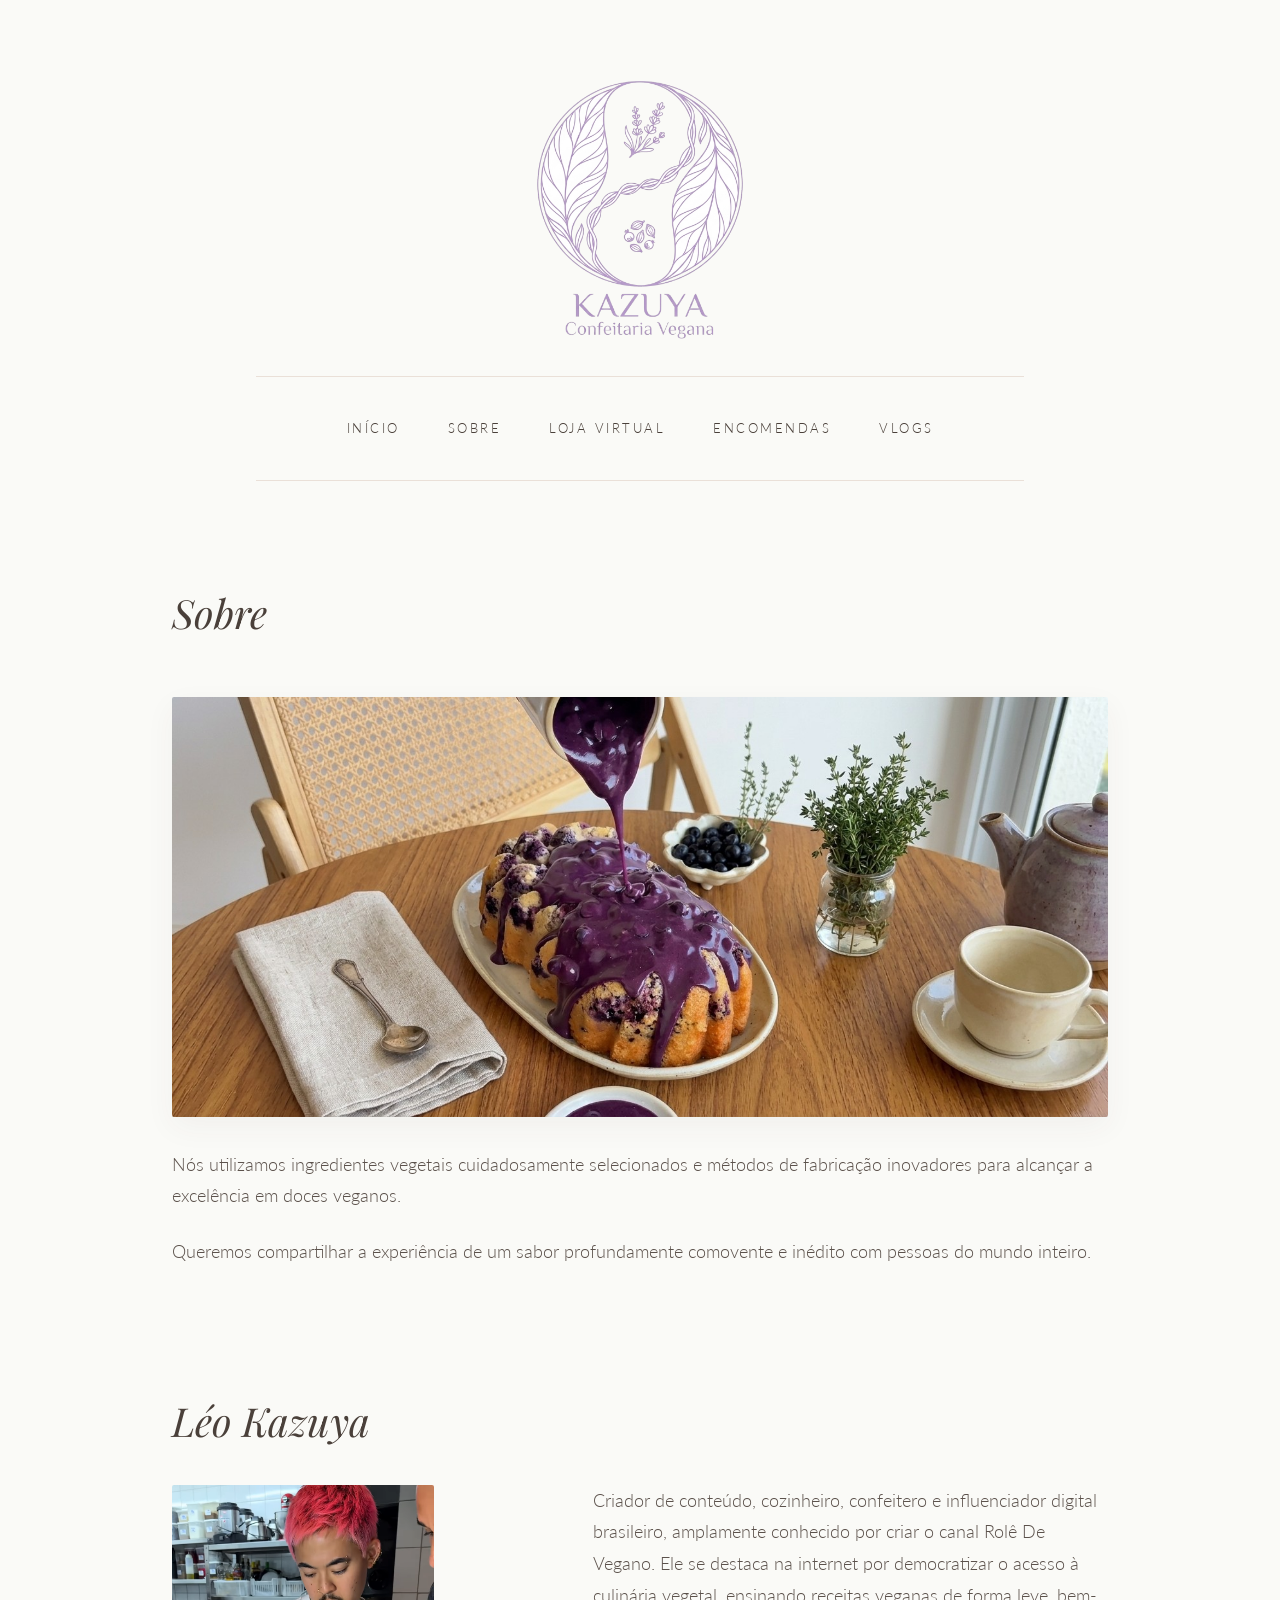
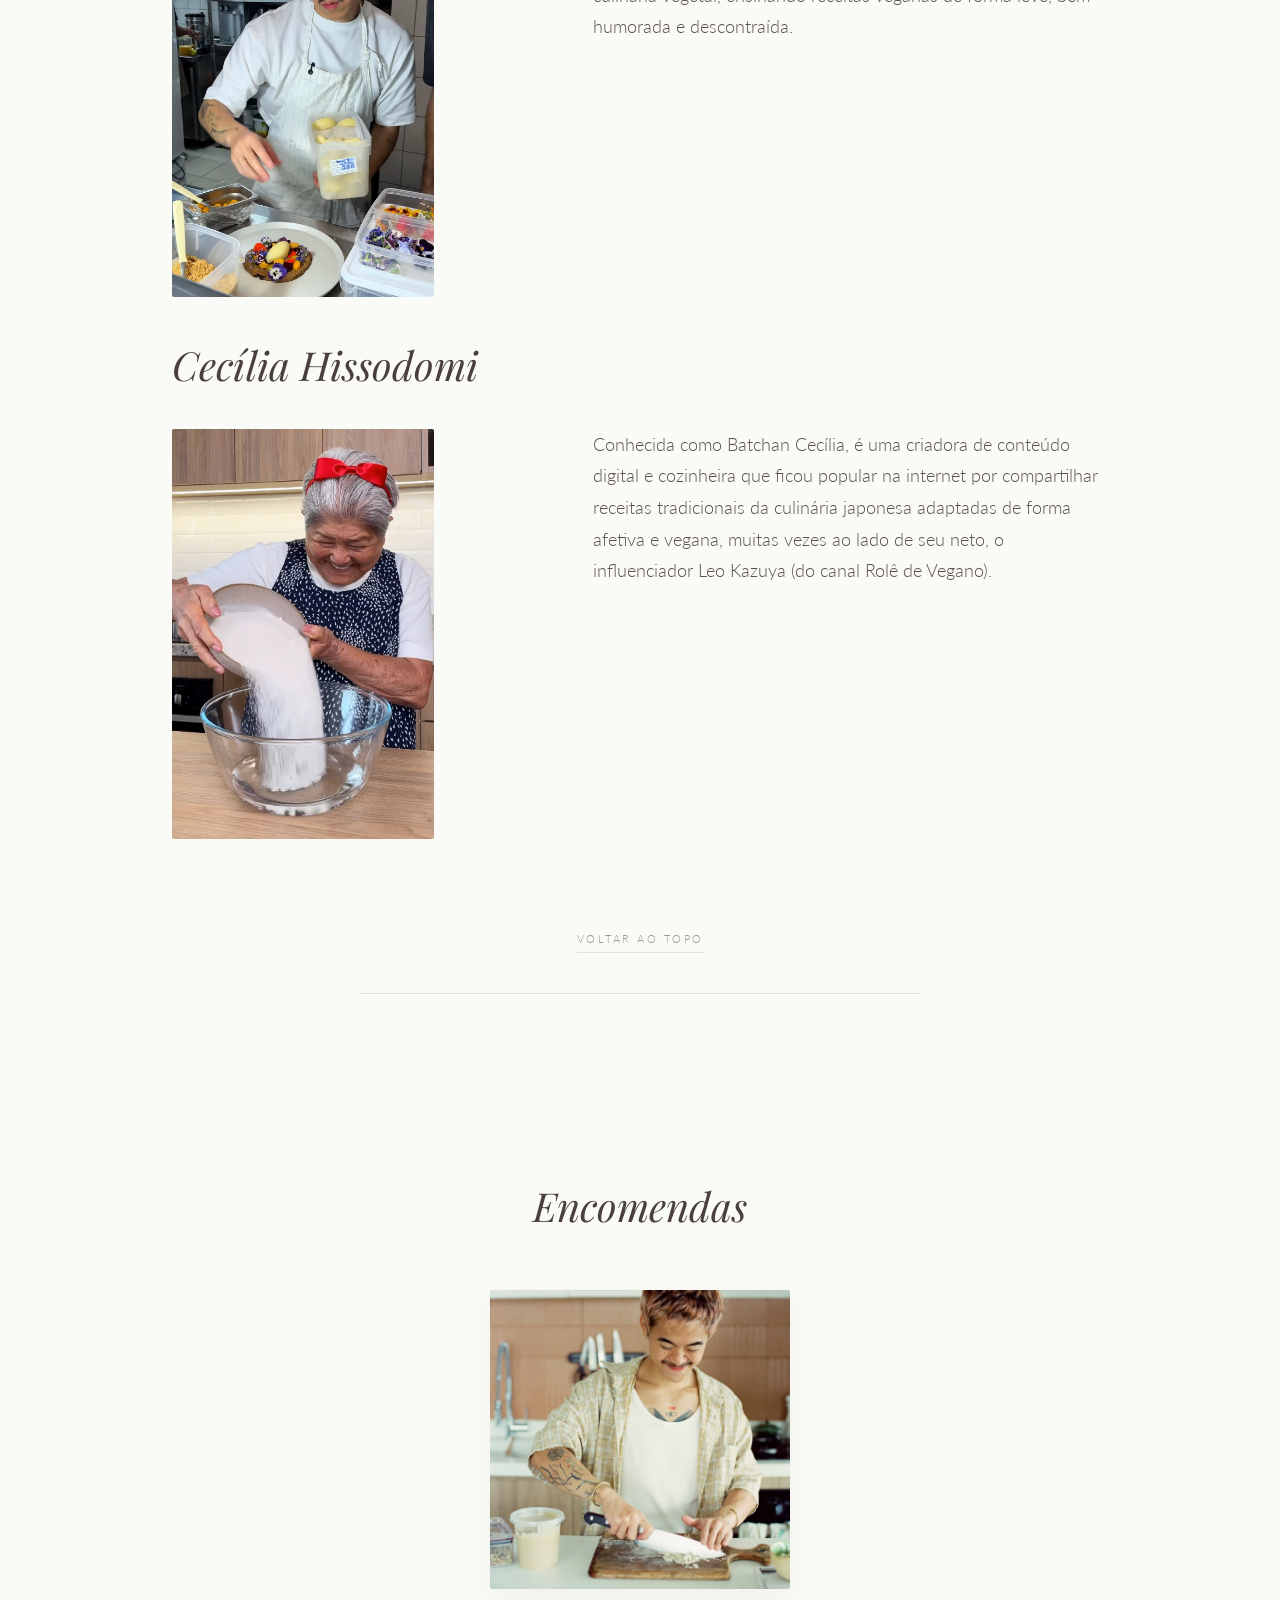
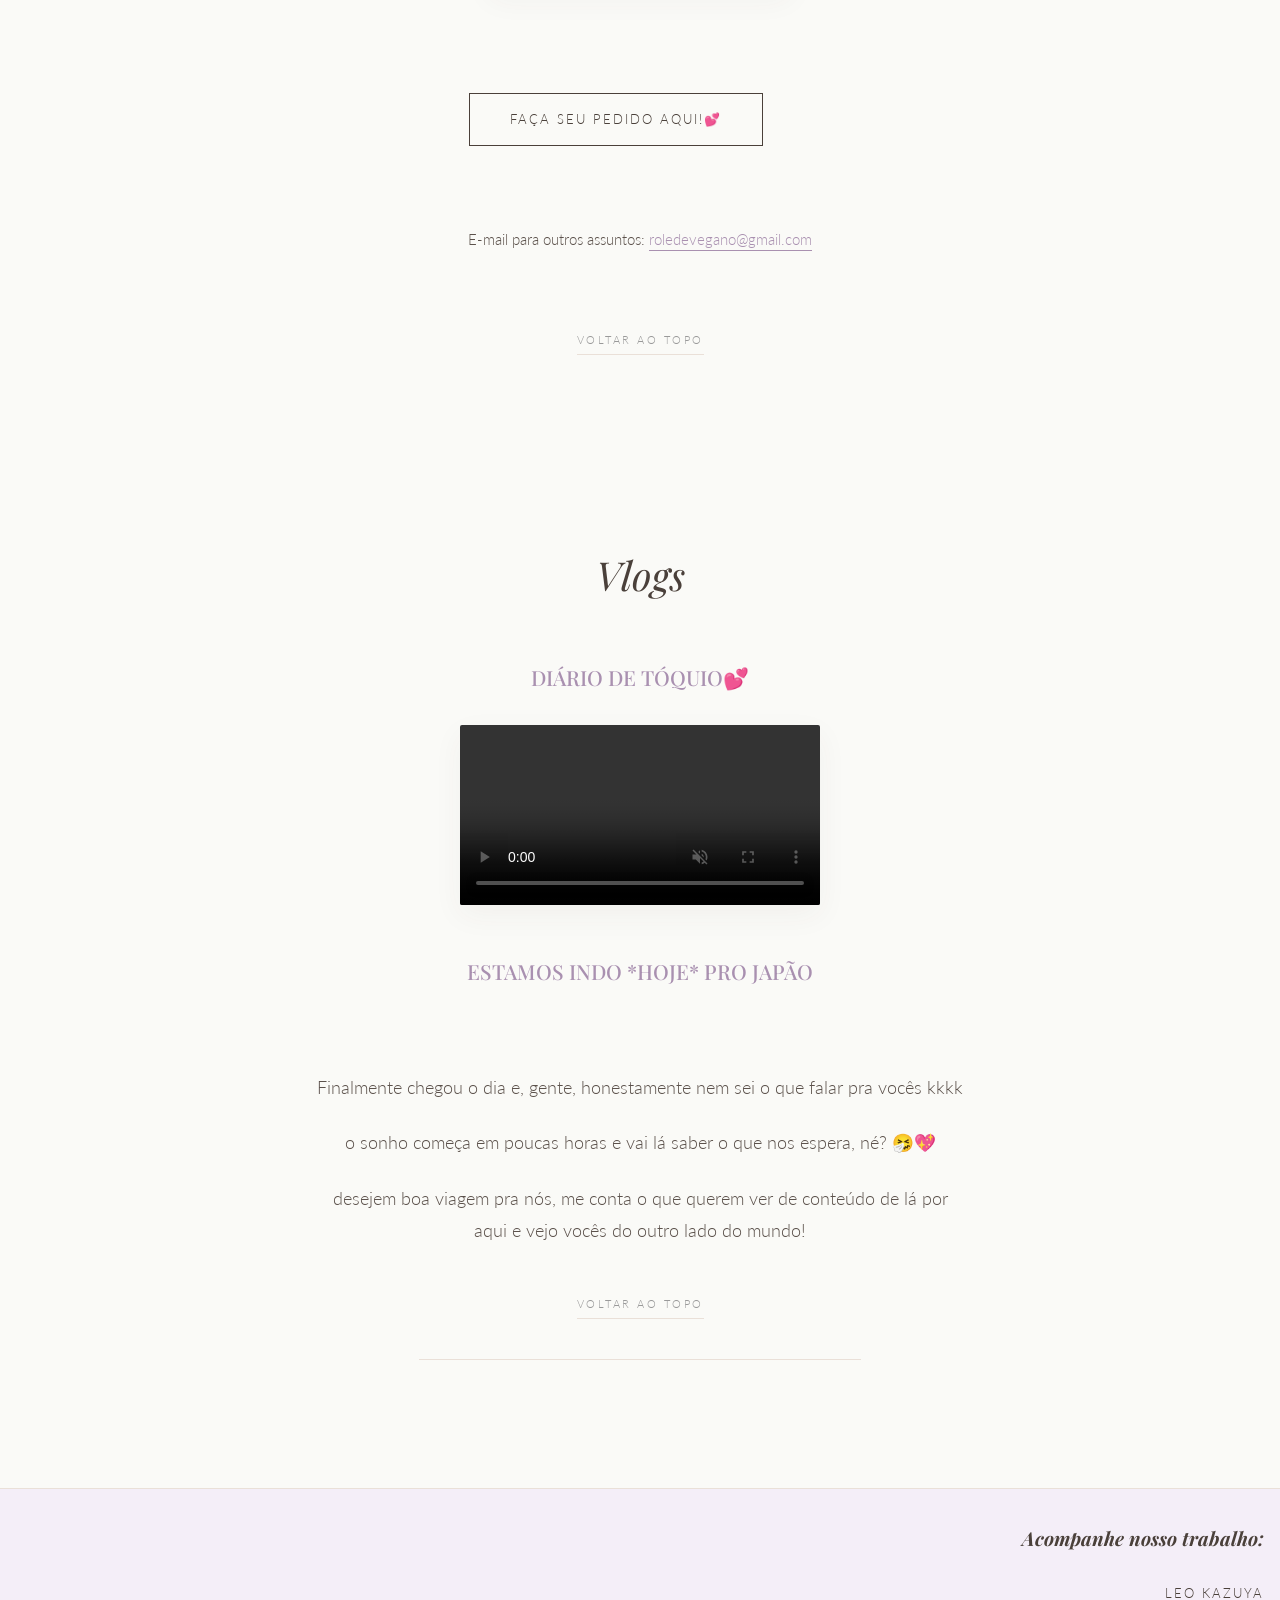
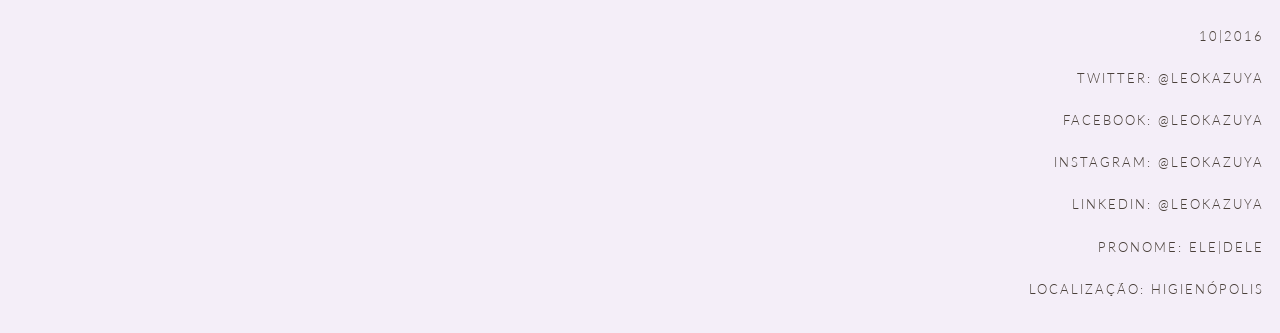
<file: index.html>
<!DOCTYPE html>
<html lang="pt-BR">
	<head>
	<meta charset="utf-8">
	<meta name="viewport" content="width=device-width, initial-scale=1">
	<title>Kazuya confeitaria Vegana</title>
	<link rel="stylesheet" href="Kazuya Confeitaria Vegana-Style.css">
	</head>
	<body id="topo">
	<header>
		<img src="logo.png" alt="Kazuya Confeitaria Vegana" style="float: center; width: 280px;">
	</header><hr>
	<nav>
		<a href="Kazuya Confeitaria Vegana-Início.html">Início</a>
		<a href="#Sobre">Sobre</a>
		<a href="Kazuya Confeitaria Vegana-Loja Virtual.html">Loja Virtual</a>
		<a href="#Encomendas">Encomendas</a>
		<a href="#Vlogs">Vlogs</a>
	</nav><hr>
	<section class="Sobre" id="Sobre">
		<h2>Sobre</h2>
		<img src="bolo calda blueberry.jpg" alt="BOLO DE LIMÃO COM BLUEBERRY" width: 1200px;">
		<p>Nós utilizamos ingredientes vegetais cuidadosamente selecionados e métodos de fabricação inovadores para alcançar a excelência em doces veganos.</p>
		<p>Queremos compartilhar a experiência de um sabor profundamente comovente e inédito com pessoas do mundo inteiro.</p><br>
		
		<!-- Bloco Fundador 1 -->
   		<div class="bloco-fundador">
        		<h2 class="nome-fundador">Léo Kazuya</h2>
        		<div class="conteudo-fundador">
            			<div class="foto-fundador">
                			<img src="Fundador 1.png" alt="Léo Kazuya">
            			</div>
            			<div class="texto-fundador">
                			<p class="sobre-fundador">Criador de conteúdo, cozinheiro, confeitero e influenciador digital brasileiro, amplamente conhecido por criar o canal Rolê De Vegano. Ele se destaca na internet por democratizar o acesso à culinária vegetal, ensinando receitas veganas de forma leve, bem-humorada e descontraída.</p>
            			</div>
        		</div>
   		</div>

    		<!-- Bloco Fundador 2 -->
   		<div class="bloco-fundador">
        		<h2 class="nome-fundador">Cecília Hissodomi</h2>
        		<div class="conteudo-fundador">
           			<div class="foto-fundador">
                			<img src="Fundador 2.png" alt="CECÍLIA HISSADOMI">
           		 	</div>
            			<div class="texto-fundador">
               		 		<p class="sobre-fundador">Conhecida como Batchan Cecília, é uma criadora de conteúdo digital e cozinheira que ficou popular na internet por compartilhar receitas tradicionais da culinária japonesa adaptadas de forma afetiva e vegana, muitas vezes ao lado de seu neto, o influenciador Leo Kazuya (do canal Rolê de Vegano).</p>
           			</div>
        		</div>
   		</div>

		<nav>
		<a href="#topo">Voltar ao topo</a>
		</nav><hr>
	
	</section>
	<section class="Encomendas" id="Encomendas">
		<h2>Encomendas</h2>
		<img src="Encomendas.png" alt="Foto de Leo Kazuya" style="width: 300px;">
		<nav>
		<a href="Kazuya Confeitaria Vegana-Formulário.html">Faça seu pedido aqui!💕</a><br>
		</nav>
		<address>
		<p>E-mail para outros assuntos: <a href="mailto:roledevegano@gmail.com">roledevegano@gmail.com</a></p><br>
		</address>
		<nav>
		<a href="#topo">Voltar ao topo</a>
		</nav>
	</section>
	<section class="Vlogs" id="Vlogs">
		<h2>Vlogs</h2>
		<strong>DIÁRIO DE TÓQUIO💕</strong><br>
		<video width="360" height="640" controls autoplay muted loop>
		  <source src="newsletter.mp4" type="video/mp4">
		</video>
		<p><strong>ESTAMOS INDO *HOJE* PRO JAPÃO</strong></p><br>
⠀		<p>Finalmente chegou o dia e, gente, honestamente nem sei o que falar pra vocês kkkk</p>
 		<p>o sonho começa em poucas horas e vai lá saber o que nos espera, né? 🤧💖 </p>
		<p>desejem boa viagem pra nós, me conta o que querem ver de conteúdo de lá por aqui e vejo vocês do outro lado do mundo!</p>
		<nav>
		<a href="#topo">Voltar ao topo</a>
		</nav><hr>
	</section>
	</body>
	<footer>
		<div class="redes-sociais">
		<h1>Acompanhe nosso trabalho:</h1>
		<script>
			var nome = "Leo Kazuya";
  			var data = "10|2016";
  			var twitter = "@leokazuya";
  			var facebook = "@leokazuya";
 			var instagram = "@leokazuya";
  			var linkedin = "@leokazuya";
  			var pronome = "ele|dele";
  			var localizacao = "Higienópolis";
			document.write(`
      			<p>${nome}</p>
      			<p>${data}</p>
      			<p>Twitter: ${twitter}</p>
      			<p>Facebook: ${facebook}</p>
      			<p>Instagram: ${instagram}</p>
      			<p>LinkedIn: ${linkedin}</p>
      			<p>Pronome: ${pronome}</p>
      			<p>Localização: ${localizacao}</p>
  			`);
		</script>			
		</div>
	</footer>
</html>
</file>
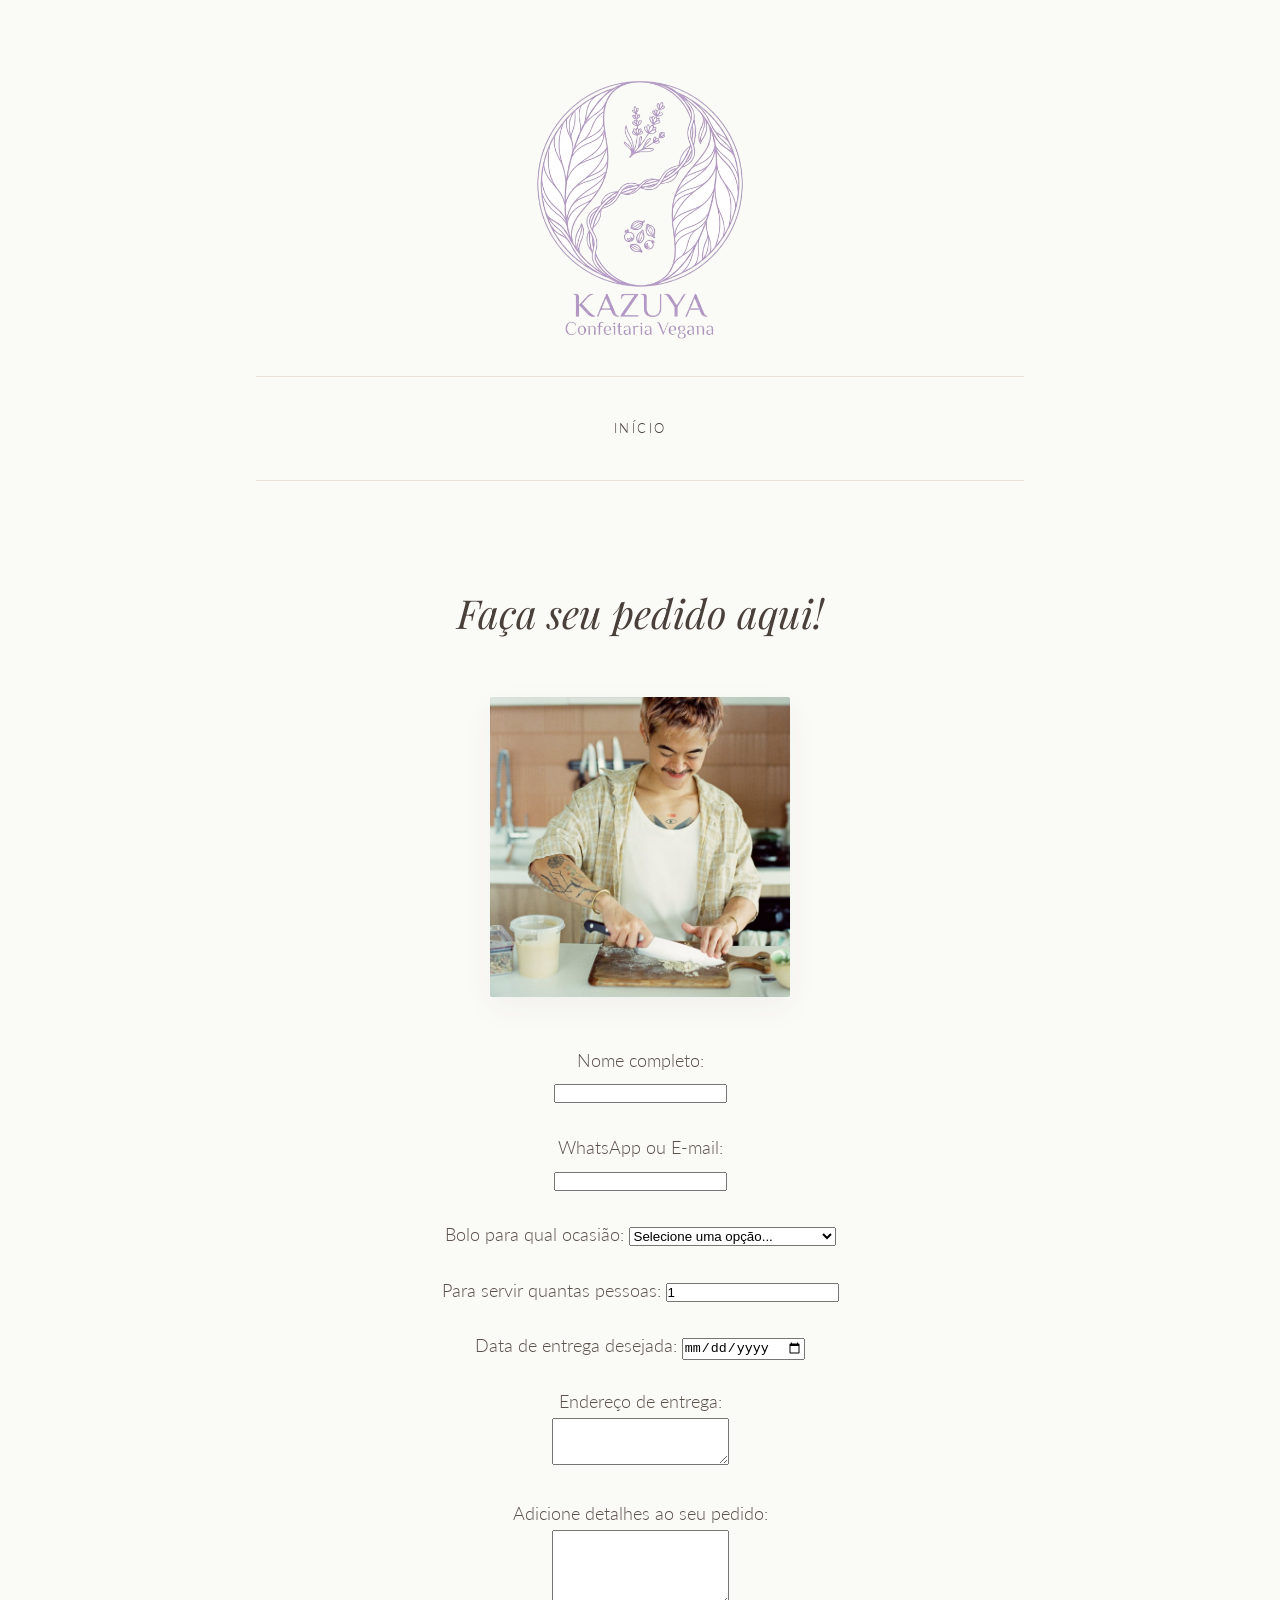
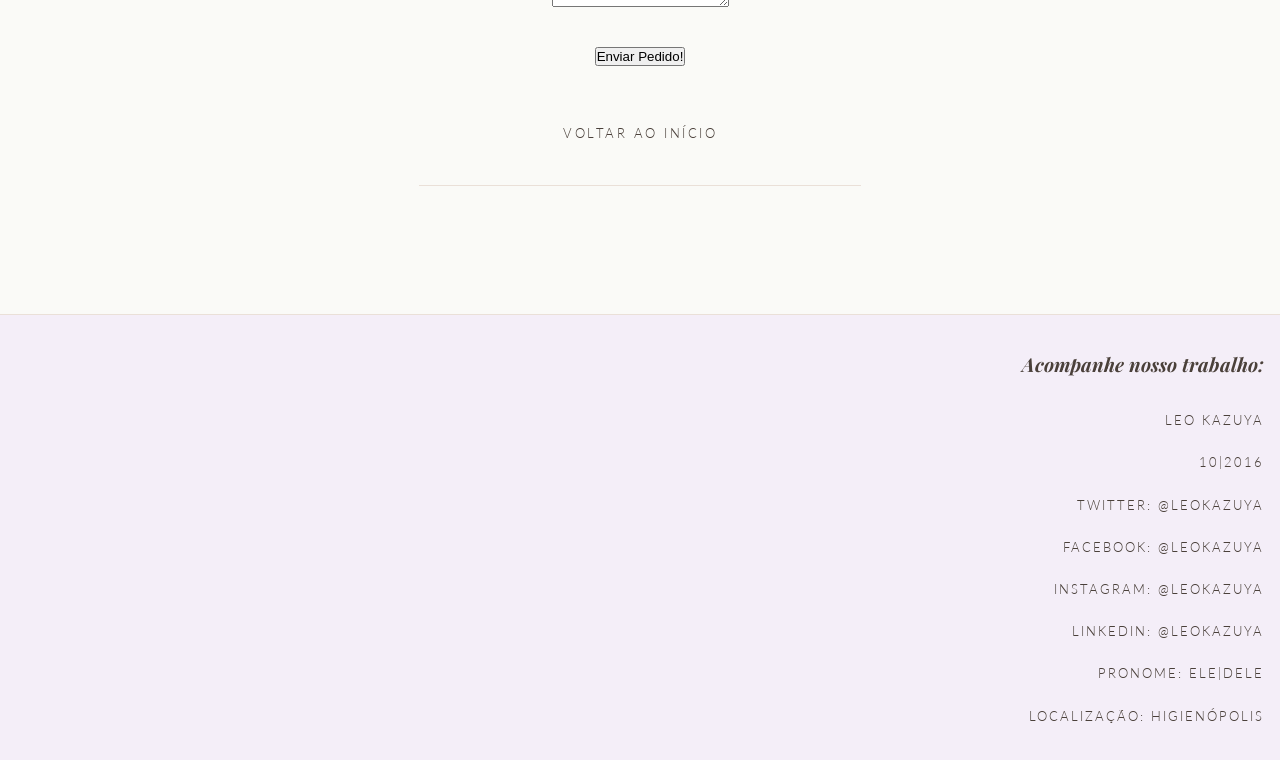
<file: Kazuya Confeitaria Vegana-Formulário.html>
<!DOCTYPE html>
<html lang="pt-BR">
	<head>
	<meta charset="utf-8">
	<meta name="viewport" content="width=device-width, initial-scale=1">
	<title>Kazuya Confeitaria Vegana-Formulário</title>
	<link rel="stylesheet" href="Kazuya Confeitaria Vegana-Style.css">
	</head>
	<body id="topo">
	<header>
		<img src="logo.png" alt="Kazuya Confeitaria Vegana" style="float: center; width: 280px;">
	</header><hr>
	<nav>
		<a href="index.html">Início</a>
	</nav><hr>
	</header>
	<section>
		<h2>Faça seu pedido aqui!</h2>
		<img src="Encomendas.png" alt="Foto de Leo Kazuya" style="width: 300px;">
		<form class="formulario-encomenda">
  		<p>
 		<label for="nome">Nome completo:</label><br>
  		<input type="text" id="nome" name="nome" required><br>
		</p>
		<p>
 		<label for="contato">WhatsApp ou E-mail:</label><br>
  		<input type="text" id="contato" name="contato" required><br>
		</p>
		<p>
 		<label for="produto">Bolo para qual ocasião:</label>
  		<select id="produto" name="produto" required>
    		<option value="">Selecione uma opção...</option>
   		<option value="produto1">BOLO DE ANIVERSÁRIO 🎂</option>
    		<option value="produto2">BOLO DE CASAMENTO 💍🥂</option>
		<option value="produto2">BOLO P/ EVENTO 🎉🎊</option>
 	 	</select><br>
		</p>
		<p>
 		<label for="quantidade">Para servir quantas pessoas:</label>
 		<input type="number" id="quantidade" name="quantidade" min="1" value="1" required><br>
		</p>
		<p>
  		<label for="data">Data de entrega desejada:</label>
 		<input type="date" id="data" name="data" required><br>
		</p>
		<p>
  		<label for="endereco">Endereço de entrega:</label><br>
  		<textarea id="endereco" name="endereco" rows="3" required></textarea><br>
		</p>
		<p>
		<label for="observações">Adicione detalhes ao seu pedido:</label><br>
  		<textarea id="observações" name="observações" rows="5" required></textarea><br>
		</p>
 		<button type="submit">Enviar Pedido!</button>
		</form><br>

		<nav>
		<a href="Kazuya Confeitaria Vegana-Início.html">Voltar ao Início</a>
		</nav><hr>
	</section>
	</body>
	<footer>
		<div class="redes-sociais">
		<h1>Acompanhe nosso trabalho:</h1>
		<script>
			var nome = "Leo Kazuya";
  			var data = "10|2016";
  			var twitter = "@leokazuya";
  			var facebook = "@leokazuya";
 			var instagram = "@leokazuya";
  			var linkedin = "@leokazuya";
  			var pronome = "ele|dele";
  			var localizacao = "Higienópolis";
			document.write(`
      			<p>${nome}</p>
      			<p>${data}</p>
      			<p>Twitter: ${twitter}</p>
      			<p>Facebook: ${facebook}</p>
      			<p>Instagram: ${instagram}</p>
      			<p>LinkedIn: ${linkedin}</p>
      			<p>Pronome: ${pronome}</p>
      			<p>Localização: ${localizacao}</p>
  			`);
		</script>
	</footer>
</file>
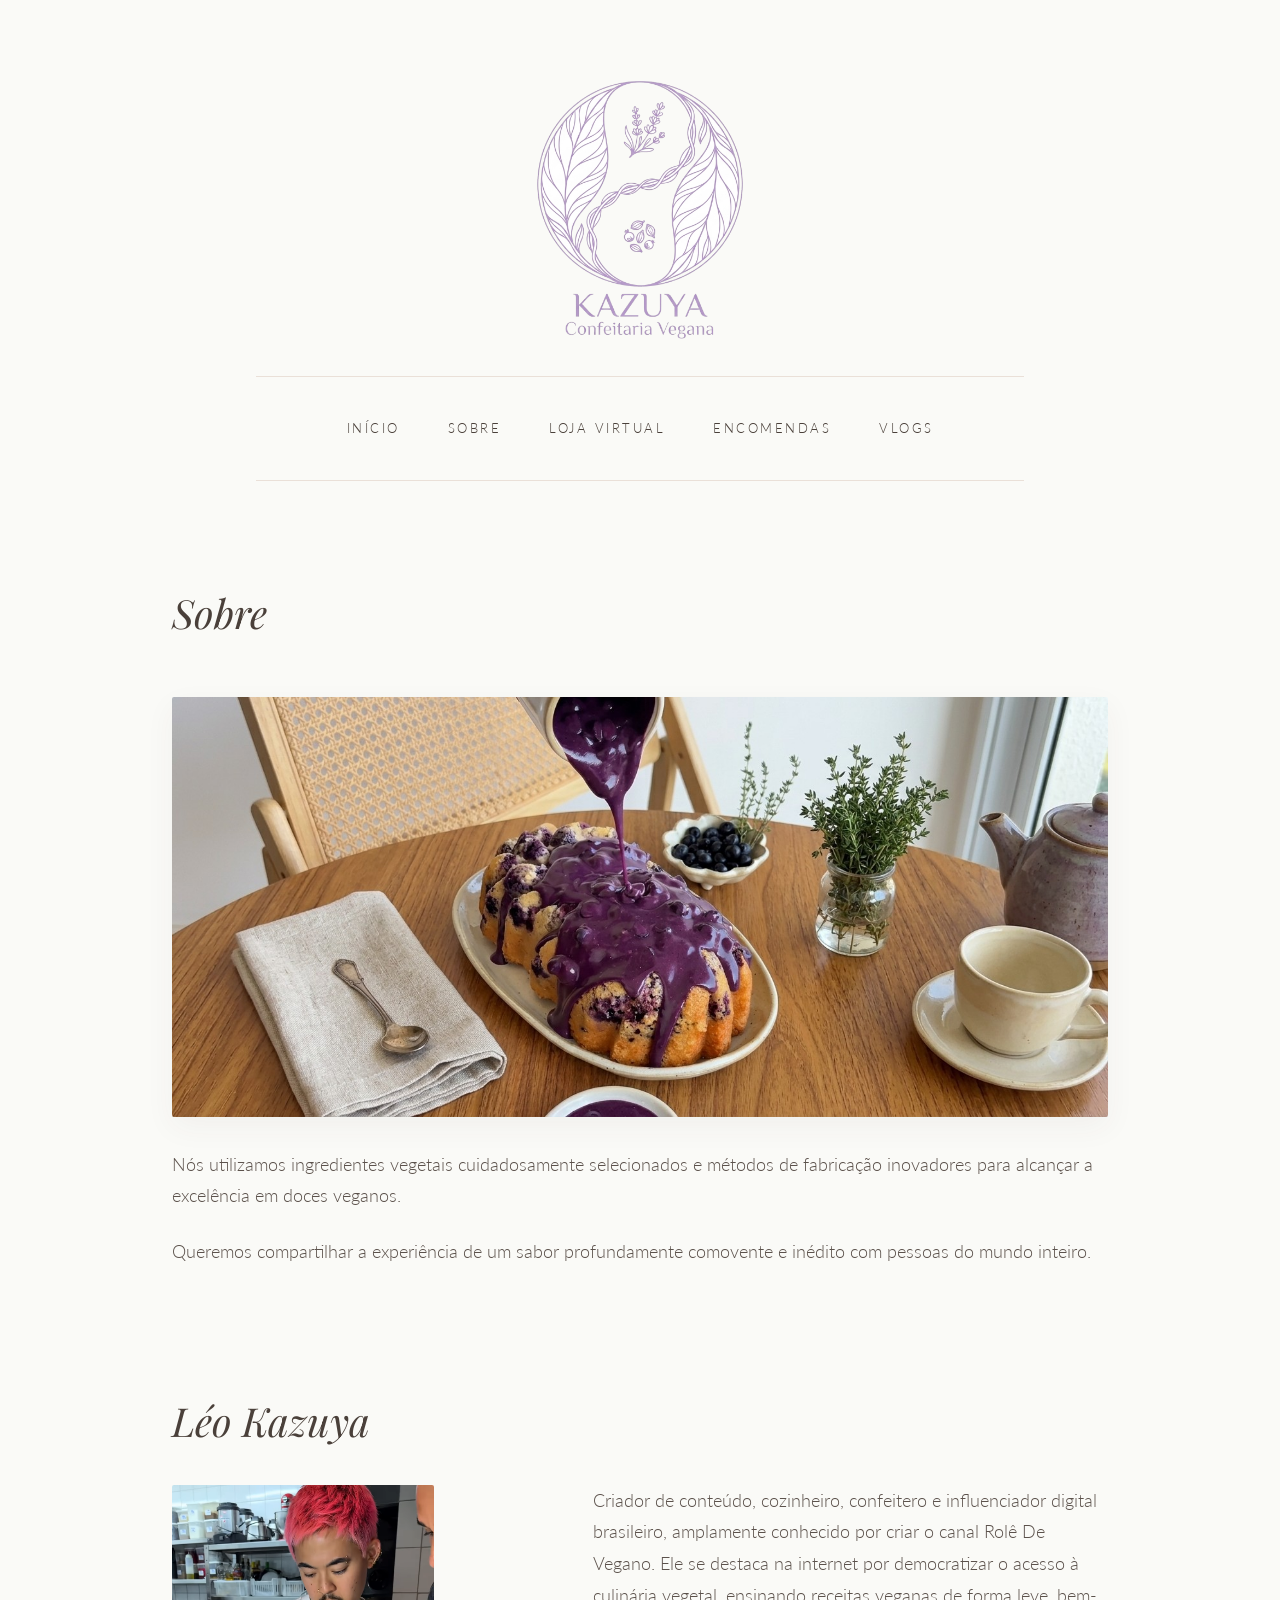
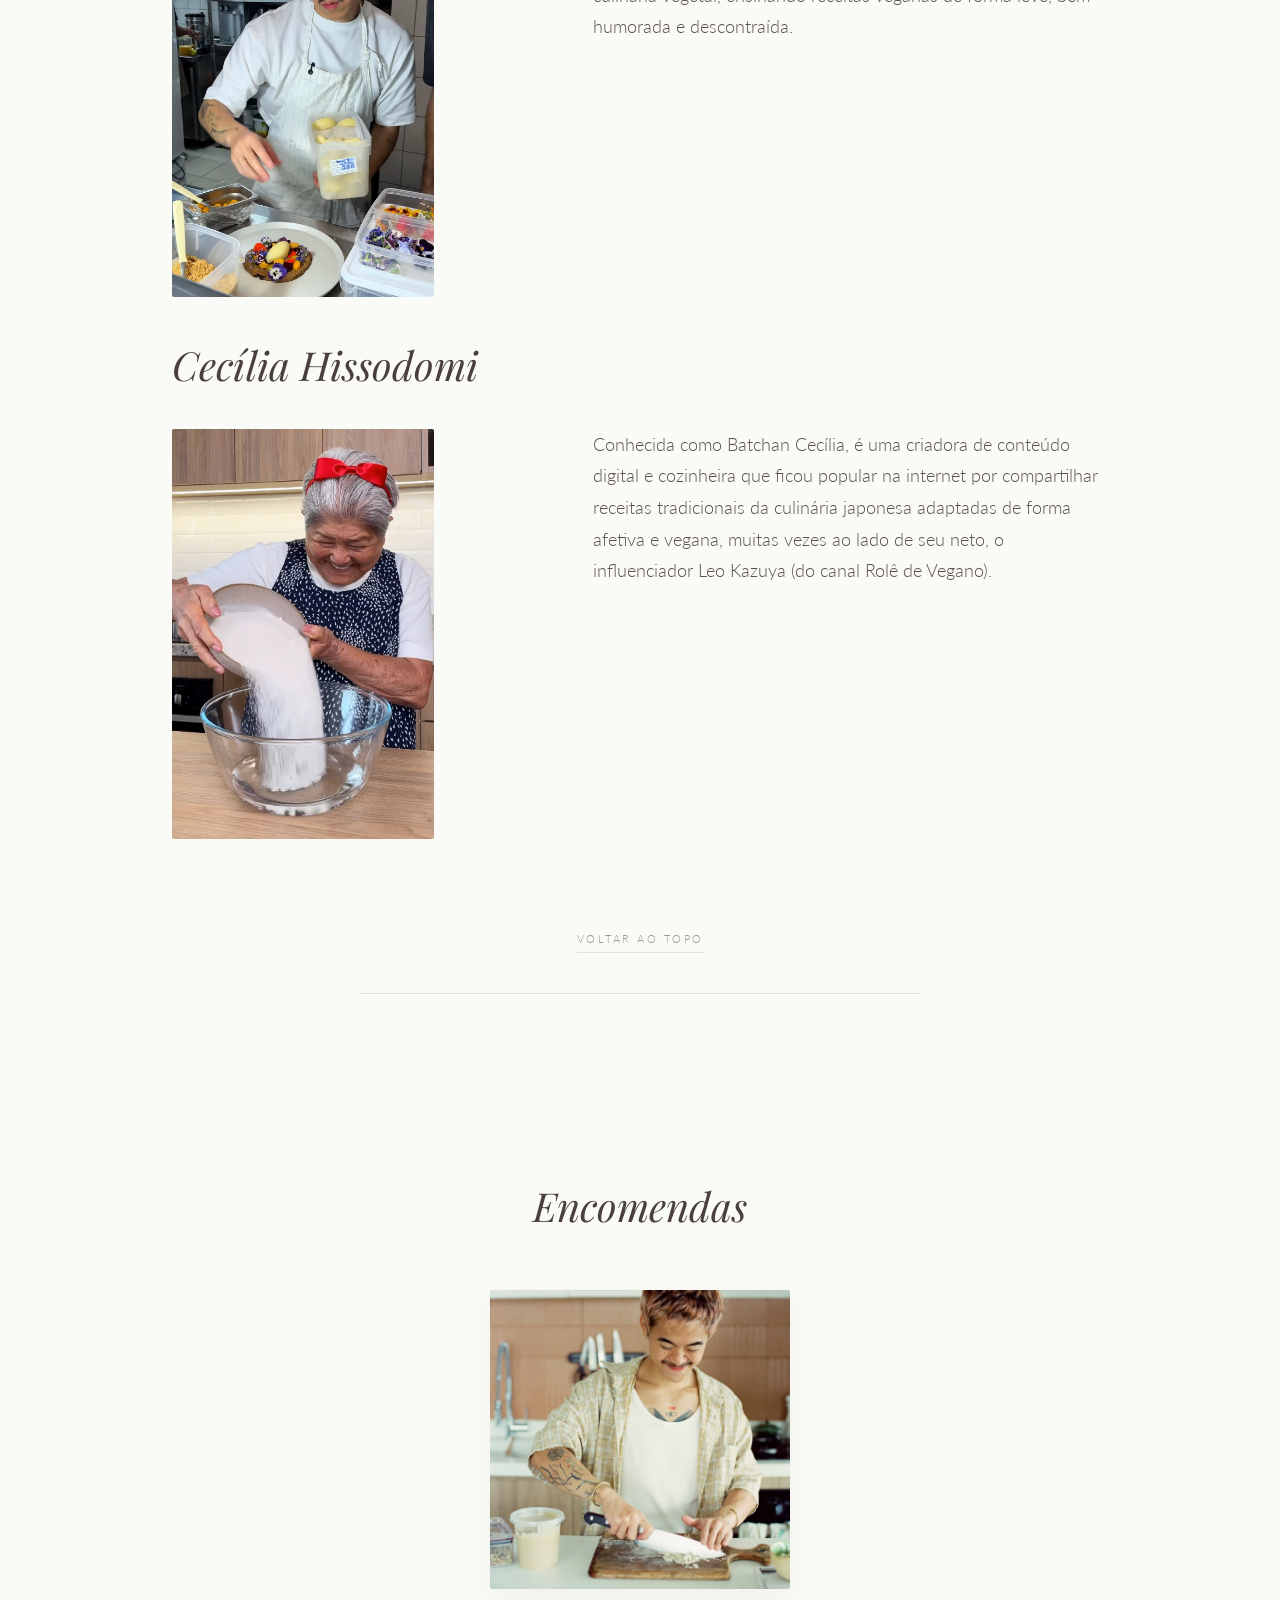
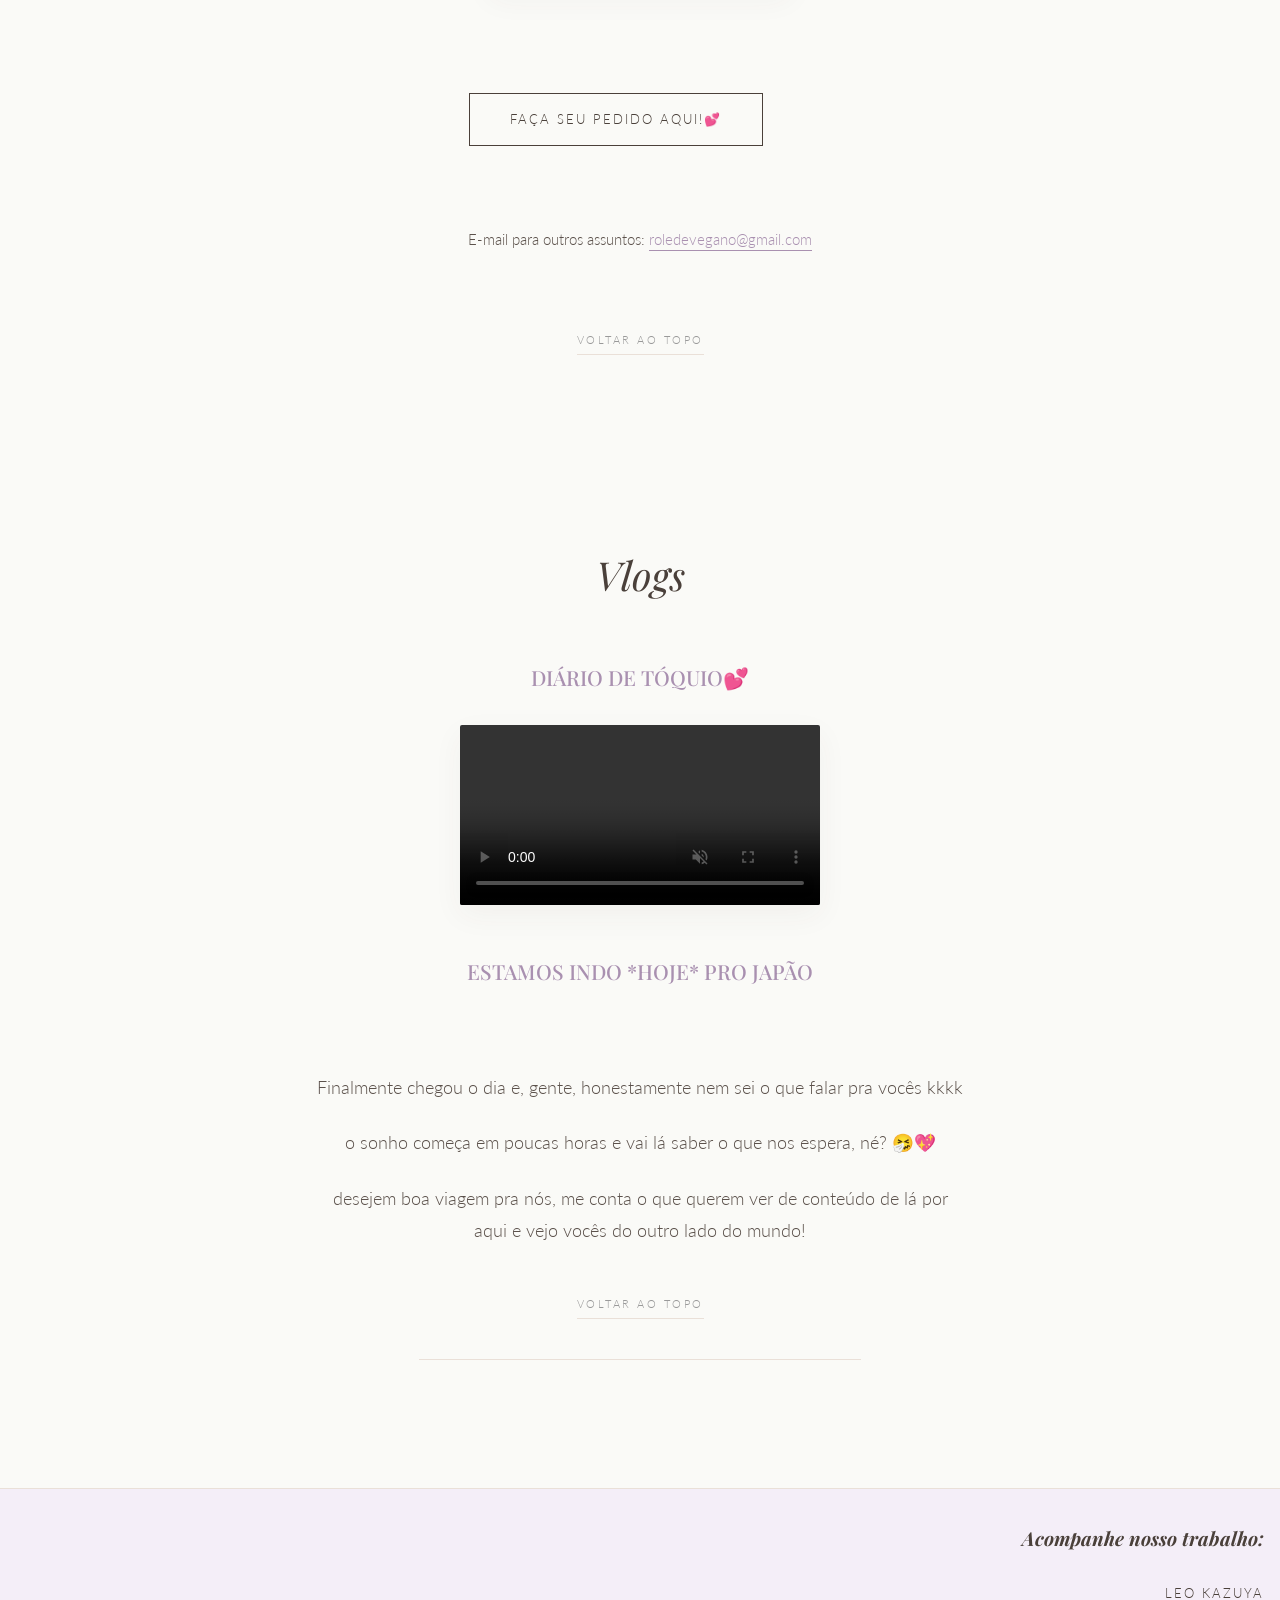
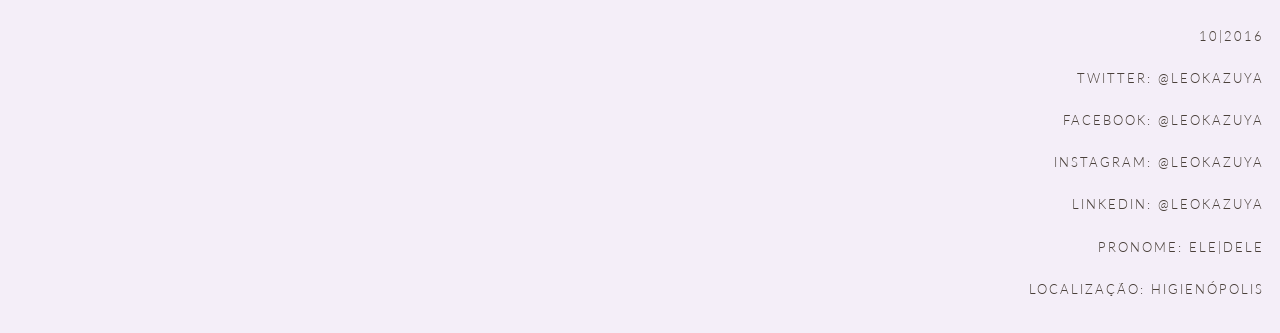
<file: Kazuya Confeitaria Vegana-Início.html>
<!DOCTYPE html>
<html lang="pt-BR">
	<head>
	<meta charset="utf-8">
	<meta name="viewport" content="width=device-width, initial-scale=1">
	<title>Kazuya confeitaria Vegana</title>
	<link rel="stylesheet" href="Kazuya Confeitaria Vegana-Style.css">
	</head>
	<body id="topo">
	<header>
		<img src="logo.png" alt="Kazuya Confeitaria Vegana" style="float: center; width: 280px;">
	</header><hr>
	<nav>
		<a href="Kazuya Confeitaria Vegana-Início.html">Início</a>
		<a href="#Sobre">Sobre</a>
		<a href="Kazuya Confeitaria Vegana-Loja Virtual.html">Loja Virtual</a>
		<a href="#Encomendas">Encomendas</a>
		<a href="#Vlogs">Vlogs</a>
	</nav><hr>
	<section class="Sobre" id="Sobre">
		<h2>Sobre</h2>
		<img src="bolo calda blueberry.jpg" alt="BOLO DE LIMÃO COM BLUEBERRY" width: 1200px;">
		<p>Nós utilizamos ingredientes vegetais cuidadosamente selecionados e métodos de fabricação inovadores para alcançar a excelência em doces veganos.</p>
		<p>Queremos compartilhar a experiência de um sabor profundamente comovente e inédito com pessoas do mundo inteiro.</p><br>
		
		<!-- Bloco Fundador 1 -->
   		<div class="bloco-fundador">
        		<h2 class="nome-fundador">Léo Kazuya</h2>
        		<div class="conteudo-fundador">
            			<div class="foto-fundador">
                			<img src="Fundador 1.png" alt="Léo Kazuya">
            			</div>
            			<div class="texto-fundador">
                			<p class="sobre-fundador">Criador de conteúdo, cozinheiro, confeitero e influenciador digital brasileiro, amplamente conhecido por criar o canal Rolê De Vegano. Ele se destaca na internet por democratizar o acesso à culinária vegetal, ensinando receitas veganas de forma leve, bem-humorada e descontraída.</p>
            			</div>
        		</div>
   		</div>

    		<!-- Bloco Fundador 2 -->
   		<div class="bloco-fundador">
        		<h2 class="nome-fundador">Cecília Hissodomi</h2>
        		<div class="conteudo-fundador">
           			<div class="foto-fundador">
                			<img src="Fundador 2.png" alt="CECÍLIA HISSADOMI">
           		 	</div>
            			<div class="texto-fundador">
               		 		<p class="sobre-fundador">Conhecida como Batchan Cecília, é uma criadora de conteúdo digital e cozinheira que ficou popular na internet por compartilhar receitas tradicionais da culinária japonesa adaptadas de forma afetiva e vegana, muitas vezes ao lado de seu neto, o influenciador Leo Kazuya (do canal Rolê de Vegano).</p>
           			</div>
        		</div>
   		</div>

		<nav>
		<a href="#topo">Voltar ao topo</a>
		</nav><hr>
	
	</section>
	<section class="Encomendas" id="Encomendas">
		<h2>Encomendas</h2>
		<img src="Encomendas.png" alt="Foto de Leo Kazuya" style="width: 300px;">
		<nav>
		<a href="Kazuya Confeitaria Vegana-Formulário.html">Faça seu pedido aqui!💕</a><br>
		</nav>
		<address>
		<p>E-mail para outros assuntos: <a href="mailto:roledevegano@gmail.com">roledevegano@gmail.com</a></p><br>
		</address>
		<nav>
		<a href="#topo">Voltar ao topo</a>
		</nav>
	</section>
	<section class="Vlogs" id="Vlogs">
		<h2>Vlogs</h2>
		<strong>DIÁRIO DE TÓQUIO💕</strong><br>
		<video width="360" height="640" controls autoplay muted loop>
		  <source src="newsletter.mp4" type="video/mp4">
		</video>
		<p><strong>ESTAMOS INDO *HOJE* PRO JAPÃO</strong></p><br>
⠀		<p>Finalmente chegou o dia e, gente, honestamente nem sei o que falar pra vocês kkkk</p>
 		<p>o sonho começa em poucas horas e vai lá saber o que nos espera, né? 🤧💖 </p>
		<p>desejem boa viagem pra nós, me conta o que querem ver de conteúdo de lá por aqui e vejo vocês do outro lado do mundo!</p>
		<nav>
		<a href="#topo">Voltar ao topo</a>
		</nav><hr>
	</section>
	</body>
	<footer>
		<div class="redes-sociais">
		<h1>Acompanhe nosso trabalho:</h1>
		<script>
			var nome = "Leo Kazuya";
  			var data = "10|2016";
  			var twitter = "@leokazuya";
  			var facebook = "@leokazuya";
 			var instagram = "@leokazuya";
  			var linkedin = "@leokazuya";
  			var pronome = "ele|dele";
  			var localizacao = "Higienópolis";
			document.write(`
      			<p>${nome}</p>
      			<p>${data}</p>
      			<p>Twitter: ${twitter}</p>
      			<p>Facebook: ${facebook}</p>
      			<p>Instagram: ${instagram}</p>
      			<p>LinkedIn: ${linkedin}</p>
      			<p>Pronome: ${pronome}</p>
      			<p>Localização: ${localizacao}</p>
  			`);
		</script>			
		</div>
	</footer>
</html>
</file>
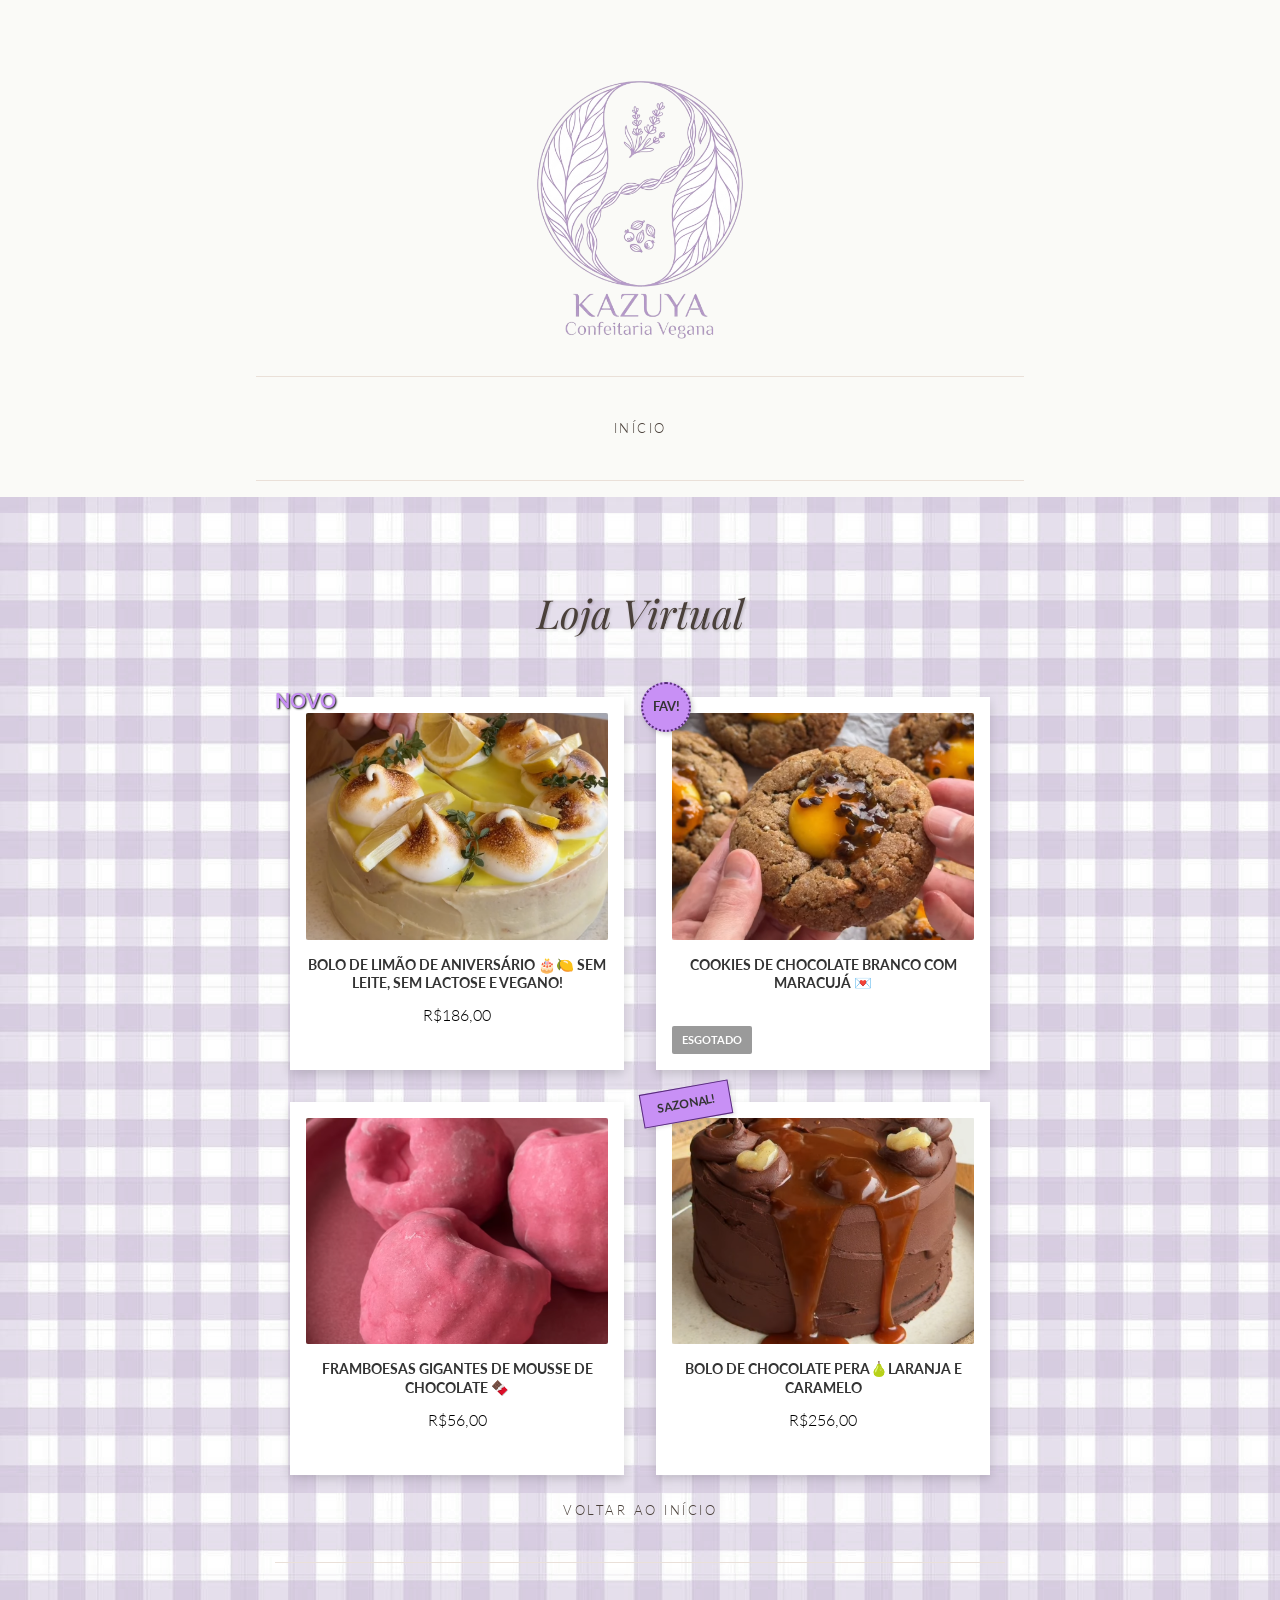
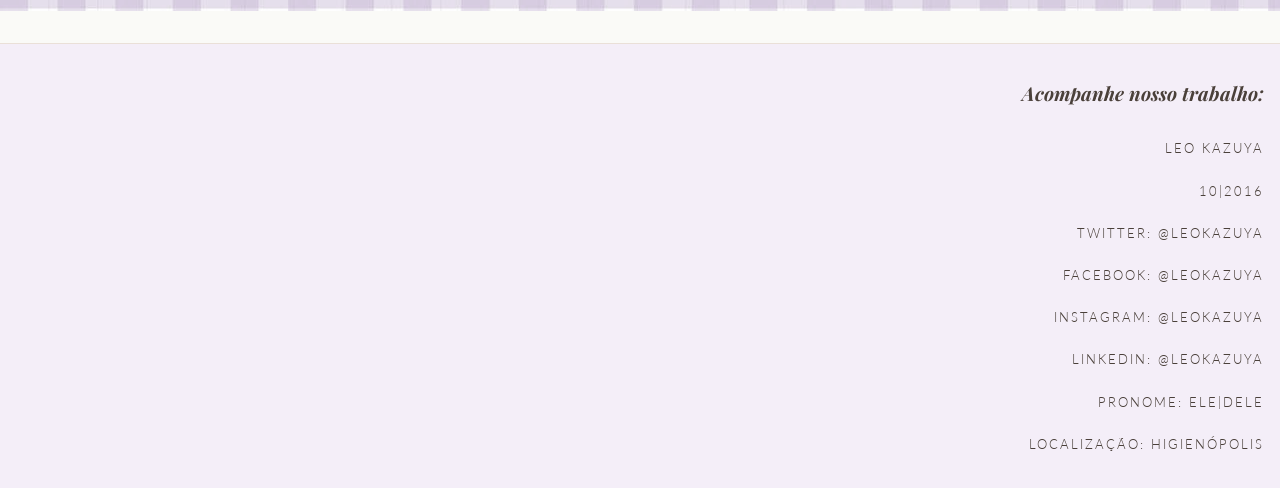
<file: Kazuya Confeitaria Vegana-Loja Virtual.html>
<!DOCTYPE html>
<html lang="pt-BR">
	<head>
	<meta charset="utf-8">
	<meta name="viewport" content="width=device-width, initial-scale=1">
	<title>Kazuya confeitaria Vegana-Loja Virtual</title>
	<link rel="stylesheet" href="Kazuya Confeitaria Vegana-Style.css">
	</head>
	<body id="topo">
	<header>
		<img src="logo.png" alt="Kazuya Confeitaria Vegana" style="float: center; width: 280px;">
	</header><hr>
	<nav>
		<a href="index.html">Início</a>
	</nav><hr>
	</header>
	<section class="loja-virtual" id="Kazuya Confeitaria Vegana-Loja Virtual.html">
		<h2>Loja Virtual</h2>
		<ul class="product-grid">
		
		<li class="card item-top-left">
			<div class="badge new-badge">NOVO</div>
                	<div class="img-wrapper">
                    		<img src="bolo de limão.png" alt="BOLO DE LIMÃO COM BLUEBERRY">
                	</div>
                	<p class="title">BOLO DE LIMÃO DE ANIVERSÁRIO 🎂🍋 SEM LEITE, SEM LACTOSE E VEGANO!</p>
                	<p class="price">R$186,00</p> 
            	</li>
		<li class="card item-top-right">
			<div class="badge circle-badge">FAV!</div>
                	<div class="img-wrapper">
                    		<img src="cookie de chocolate branco com maracujá.png" alt="Cookie de Chocolate Branco com Maracujá">
                	</div>
                	<p class="title">COOKIES DE CHOCOLATE BRANCO COM MARACUJÁ 💌</p>
                	<div class="sold-out">ESGOTADO</div>
            	</li>
		<li class="card item-bottom-left">
			<div class="img-wrapper">
                   		<img src="framboesas gigantes de mousse de chocolate.png" alt="Framboesas Gigantes de Mousse de Chocolate">
                	</div>
                	<p class="title">FRAMBOESAS GIGANTES DE MOUSSE DE CHOCOLATE 🍫</p>
                	<p class="price">R$56,00</p>
            	</li>
		<li class="card item-bottom-right">
			<div class="badge tag-badge">SAZONAL!</div>
                	<div class="img-wrapper">
                    		<img src="BOLO DE CHOCOLATE PERA LARANJA E CARAMELO.png" alt="Bolo de Chocolate Pera Laranja e Caramelo">
                	</div>
                	<p class="title">BOLO DE CHOCOLATE PERA🍐LARANJA E CARAMELO</p>
                	<p class="price">R$256,00</p>
           	</li>
		</ul>
		<nav>
		<a href="Kazuya Confeitaria Vegana-Início.html">Voltar ao Início</a>
		</nav><hr>
	</section>
	</body>
	<footer>
		<div class="redes-sociais">
		<h1>Acompanhe nosso trabalho:</h1>
		<script>
			var nome = "Leo Kazuya";
  			var data = "10|2016";
  			var twitter = "@leokazuya";
  			var facebook = "@leokazuya";
 			var instagram = "@leokazuya";
  			var linkedin = "@leokazuya";
  			var pronome = "ele|dele";
  			var localizacao = "Higienópolis";
			document.write(`
      			<p>${nome}</p>
      			<p>${data}</p>
      			<p>Twitter: ${twitter}</p>
      			<p>Facebook: ${facebook}</p>
      			<p>Instagram: ${instagram}</p>
      			<p>LinkedIn: ${linkedin}</p>
      			<p>Pronome: ${pronome}</p>
      			<p>Localização: ${localizacao}</p>
  			`);
		</script>
	</footer>
</file>
<file: Kazuya Confeitaria Vegana-Style.css>
@import url('https://fonts.googleapis.com/css2?family=Lato:wght@300;400&family=Playfair+Display:ital,wght@0,400;0,500;0,600;1,400&display=swap');

/* =========================================
   VARIÁVEIS DE CORES
========================================= */
:root {
    --bg-color: #FDFBF9; /* creme bem claro */
    --text-color: #4A403A; /* marrom acinzentado escuro */
    --accent-color: #A990B0; /* Lilás Lavanda */
    --line-color: #EAE0D8; /* linhas divisórias */
}

/* =========================================
   RESET BÁSICO E CONFIGURAÇÕES GERAIS
========================================= */
* {
    box-sizing: border-box;
    margin: 0;
    padding: 0;
}

html {
    scroll-behavior: smooth;
}

body {
    min-width: 320px;
    font-family: 'Lato', sans-serif;
    background-color: #FAFAF7; /* off-white/creme */
    color: var(--text-color);
    line-height: 1.8;
    font-weight: 300;
}

img,
video {
    max-width: 100%;
    height: auto;
}

/* =========================================
   CABEÇALHO (HEADER) E LOGO
========================================= */
header {
    text-align: center;
    padding: clamp(2.5rem, 6vw, 4rem) 1rem 1rem;
}

header img {
    display: block;
    width: auto;
    max-width: 100%;
    height: auto;
    margin: 0 auto;
}

/* =========================================
   NAVEGAÇÃO (MENU)
========================================= */
nav {
    display: flex;
    justify-content: center;
    flex-wrap: wrap;
    gap: clamp(0.75rem, 4vw, 3rem);
    padding: 1.5rem clamp(1rem, 4vw, 2rem);
}

nav a {
    color: var(--text-color);
    font-family: 'Lato', sans-serif;
    font-size: 0.8rem;
    letter-spacing: clamp(1px, 0.2vw, 2.5px);
    text-decoration: none;
    text-transform: uppercase;
    transition: color 0.4s ease;
}

nav a:hover {
    color: var(--accent-color);
}

/* Linhas divisórias */
hr {
    width: 60%;
    max-width: 800px;
    margin: 1rem auto;
    border: 0;
    border-top: 1px solid var(--line-color);
}

/* =========================================
   SEÇÕES GERAIS E CONTEÚDO
========================================= */
section {
    display: flex;
    width: 100%;
    max-width: 800px;
    flex-direction: column;
    align-items: center;
    margin: 0 auto;
    padding: clamp(3rem, 7vw, 5rem) clamp(1rem, 4vw, 2rem);
    text-align: center;
}

section h2 {
    position: relative;
    margin-bottom: clamp(2rem, 5vw, 3rem);
    color: var(--text-color);
    font-family: 'Playfair Display', serif;
    font-size: clamp(2rem, 5vw, 2.5rem);
    font-style: italic;
    font-weight: 400;
}

section p {
    max-width: 650px;
    margin-bottom: 1.5rem;
    color: #5C524C;
    font-size: clamp(1rem, 2vw, 1.1rem);
    text-align: center;
}

strong {
    color: var(--accent-color);
    font-family: 'Playfair Display', serif;
    font-size: clamp(1.1rem, 2.8vw, 1.3rem);
    font-weight: 500;
}

/* =========================================
   IMAGENS E VÍDEOS
========================================= */
section img,
section video {
    display: block;
    max-width: 100%;
    height: auto;
    margin: 0 auto 3rem;
    border-radius: 2px;
    box-shadow: 0 10px 30px rgba(74, 64, 58, 0.05); /* sombra leve */
}

/* =========================================
   BOTÕES E LINKS ESPECÍFICOS
========================================= */
section.Encomendas a[href*="Formulário"] {
    display: inline-block;
    max-width: 100%;
    margin: 2rem 0;
    padding: 0.875rem clamp(1rem, 4vw, 2.5rem);
    border: 1px solid var(--text-color);
    background-color: transparent;
    color: var(--text-color);
    font-size: 0.8rem;
    letter-spacing: 2px;
    text-align: center;
    text-decoration: none;
    text-transform: uppercase;
    overflow-wrap: anywhere;
    transition: all 0.4s ease;
}

section.Encomendas a[href*="Formulário"]:hover {
    background-color: var(--text-color);
    color: var(--bg-color);
}

address {
    margin-top: 1.5rem;
    font-style: normal;
}

address p {
    font-size: 0.95rem;
}

address a {
    padding-bottom: 2px;
    border-bottom: 1px solid var(--accent-color);
    color: var(--accent-color);
    text-decoration: none;
    transition: opacity 0.3s ease;
}

address a:hover {
    opacity: 0.7;
}

section nav a[href="#topo"] {
    padding-bottom: 3px;
    border-bottom: 1px solid var(--line-color);
    color: #999;
    font-size: 0.7rem;
}

/* =========================================
   RODAPÉ (FOOTER)
========================================= */
footer {
    margin-top: 2rem;
    padding: clamp(1.5rem, 3vw, 2rem) clamp(0.5rem, 2vw, 1rem);
    border-top: 1px solid var(--line-color);
    background-color: #F4EEF8; /* lavanda bem clarinho */
    text-align: right;
}

footer h1 {
    margin-bottom: 0.5rem;
    color: var(--text-color);
    font-family: 'Playfair Display', serif;
    font-size: 1.2rem;
    font-style: italic;
}

footer .redes-sociais {
    display: flex;
    flex-direction: column;
    align-items: right;
    gap: 0.1rem;
}

footer .redes-sociais p {
    color: var(--text-color);
    font-size: 0.8rem;
    letter-spacing: 2px;
    text-decoration: none;
    text-transform: uppercase;
    transition: color 0.3s ease;
}

footer .redes-sociais p:hover {
    color: var(--accent-color);
}

/* Modo responsivo para o rodapé */
@media (min-width: 600px) {
    footer .redes-sociais {
        flex-direction: column;
        flex-wrap: wrap;
        justify-content: right;
        gap: clamp(0.5rem, 1.5vw, 1.2rem);
    }
}

/* =======================================================
   NOVO LAYOUT: LOJA VIRTUAL COM GRID (2 LINHAS x 2 COLUNAS)
======================================================= */

/* Fundo da Seção da Loja */
.loja-virtual {
    max-width: 100%;
    padding-bottom: 2rem;
    background-color: #F4EEF8;
    background-image: url("toalha.png"); /* estampa toalha lilás */
    background-repeat: repeat;
    background-attachment: scroll;
}

/* Título */
.loja-virtual h2 {
    color: #4A403A;
    text-shadow: 1px 1px 3px rgba(0, 0, 0, 0.2);
}

/* Contêiner da Grade */
.product-grid {
    display: grid;
    width: 100%;
    max-width: 700px;
    grid-template-columns: repeat(2, minmax(0, 1fr));
    gap: clamp(1rem, 3vw, 2rem);
    margin: 0 auto;
    padding: 0;
    list-style: none;
}

/* Cartões Brancos */
.product-grid .card {
    position: relative;
    display: flex;
    width: auto;
    min-width: 0;
    height: auto;
    flex-direction: column;
    padding: clamp(0.75rem, 2vw, 1rem);
    background-color: #FFFFFF;
    box-shadow: 0 4px 10px rgba(0, 0, 0, 0.15);
    text-align: left;
}

/* Regras de Posicionamento dos Cartões na Grade */
.item-top-left {
    grid-column: 1;
    grid-row: 1;
}

.item-top-right {
    grid-column: 2;
    grid-row: 1;
}

.item-bottom-left {
    grid-column: 1;
    grid-row: 2;
}

.item-bottom-right {
    grid-column: 2;
    grid-row: 2;
}

/* Contêiner da Imagem do Produto */
.product-grid .img-wrapper {
    width: 100%;
    aspect-ratio: 4 / 3;
    flex: 0 0 auto;
    margin-bottom: 1rem;
    background-color: #f0f0f0;
    overflow: hidden;
}

/* Sobrescrever a regra geral de imagens */
.product-grid .img-wrapper img {
    display: block;
    width: 100%;
    height: 100%;
    margin: 0;
    object-fit: cover;
    box-shadow: none; /* tira sombra individual da imagem */
}

/* Textos da Loja */
.product-grid .title {
    margin-bottom: 8px;
    color: #333;
    font-family: 'Lato', sans-serif;
    font-size: 0.9rem;
    font-weight: bold;
    line-height: 1.3;
    overflow-wrap: anywhere;
}

.product-grid .price {
    margin-top: auto; /* Empurra o preço sempre pro rodapé do cartão */
    color: #000;
    font-size: 1rem;
}

.sold-out {
    display: inline-block;
    align-self: flex-start;
    margin-top: auto;
    padding: 4px 10px;
    border-radius: 2px;
    background-color: #9A9A9A;
    color: #FFF;
    font-size: 11px;
    font-weight: bold;
}

/* BADGES (Selos fofinhos) fora do quadro */
.badge {
    position: absolute;
    z-index: 10;
    top: -15px;
    left: -15px;
}

.new-badge {
    background: transparent;
    color: #c890f5;
    font-size: 20px;
    font-weight: bold;
    text-shadow: 1px 1px 2px #000;
}

.circle-badge {
    display: flex;
    width: 50px;
    height: 50px;
    align-items: center;
    justify-content: center;
    border: 2px dotted #572c7a;
    border-radius: 50%;
    background-color: #c890f5;
    color: #333;
    font-size: 13px;
    font-weight: bold;
    box-shadow: 2px 2px 5px rgba(0, 0, 0, 0.2);
}

.tag-badge {
    padding: 5px 15px;
    transform: rotate(-10deg);
    border: 1px solid #572c7a;
    background-color: #c890f5;
    color: #333;
    font-size: 12px;
    font-weight: bold;
    box-shadow: 2px 2px 4px rgba(0, 0, 0, 0.1);
}

/* =======================================================
   SEÇÃO SOBRE (Layout 2 colunas)
======================================================= */
section.Sobre {
    max-width: 1000px;
    align-items: flex-start; /* Alinhar à esquerda */
    text-align: left;
}

section.Sobre h2 {
    width: 100%;
    text-align: left;
}

/* Centralizar ("Voltar ao topo") dentro da seção Sobre */
section.Sobre > nav {
    width: 100%;
    align-self: center;
    margin-top: 6rem;
}

section.Sobre > img {
    width: 100%;
    max-width: 100%;
    margin: 0 0 2rem 0;
    object-fit: cover;
}

/* textos */
section.Sobre > p {
    max-width: 100%;
    text-align: left;
}

/* =======================================================
   Imagem à esquerda, Texto à direita
======================================================= */
.bloco-fundador {
    position: relative;
    width: 100%;
    min-height: 480px;
    margin-top: 4rem;
}

/* Nome do fundador na coluna esquerda */
.nome-fundador {
    width: 40%;
    margin-bottom: 3rem;
    color: var(--text-color);
    font-family: 'Playfair Display', serif;
    font-size: 2.5rem;
    font-weight: 400;
    text-align: left;
}

/* Foto na coluna esquerda, abaixo do nome */
.foto-fundador {
    position: absolute;
    top: 100px; /* não cobrir o nome */
    bottom: 3rem;
    left: 0;
    width: 40%;
}

.foto-fundador img {
    width: 70%;
    margin: 0;
    box-shadow: none;
}

/* Texto na coluna direita */
.texto-fundador {
    position: absolute;
    top: 100px; /* Mesmo valor de 'top' da foto */
    right: 0;
    width: 55%;
}

.texto-fundador .sobre-fundador {
    margin-bottom: 0;
    color: #5C524C;
    font-size: 1.1rem;
    line-height: 1.8;
    text-align: left;
}

/* =======================================================
   AJUSTES RESPONSIVOS
======================================================= */

/* Tablet e telas menores: reduzir espaços e empilhar o bloco do fundador */
@media (max-width: 700px) {
    header {
        padding: 2.5rem 1rem 1rem;
    }

    nav {
        gap: 0.75rem 1.25rem;
        padding: 1.25rem 1rem;
    }

    nav a {
        font-size: 0.75rem;
        letter-spacing: 1.25px;
    }

    section {
        padding: 3.5rem 1.25rem;
    }

    section h2 {
        margin-bottom: 2rem;
        font-size: clamp(1.8rem, 7vw, 2.4rem);
    }

    section p {
        font-size: 1rem;
    }

    section.Sobre > nav {
        margin-top: 3rem;
    }

    .bloco-fundador {
        display: flex;
        min-height: 0;
        flex-direction: column;
        gap: 1rem;
        margin-top: 2.5rem;
    }

    .nome-fundador {
        width: 100%;
        margin-bottom: 0;
        font-size: clamp(1.8rem, 7vw, 2.5rem);
    }

    .foto-fundador {
        position: static;
        width: 100%;
        margin: 0;
    }

    .foto-fundador img {
        display: block;
        width: 100%;
        max-width: 24rem;
        height: auto;
        margin: 0 auto 1.5rem;
    }

    .texto-fundador {
        position: static;
        width: 100%;
    }

    .texto-fundador .sobre-fundador {
        font-size: 1rem;
    }

    footer {
        padding: 3rem 1.25rem;
    }

    footer .redes-sociais {
        flex-direction: row;
        flex-wrap: wrap;
        justify-content: center;
        gap: 1rem 2rem;
    }
}

/* Celulares: uma coluna de produtos e botões mais compactos */
@media (max-width: 480px) {
    .product-grid {
        grid-template-columns: minmax(0, 1fr);
        gap: 1.5rem;
    }

    .item-top-left,
    .item-top-right,
    .item-bottom-left,
    .item-bottom-right {
        grid-column: 1;
        grid-row: auto;
    }

    nav {
        gap: 0.75rem 1rem;
        padding: 1rem;
    }

    nav a {
        font-size: 0.7rem;
        letter-spacing: 1px;
    }

    section.Encomendas a[href*="Formulário"] {
        padding: 0.75rem 1rem;
        letter-spacing: 1px;
    }

    footer .redes-sociais {
        gap: 1rem;
    }
}
</file>
